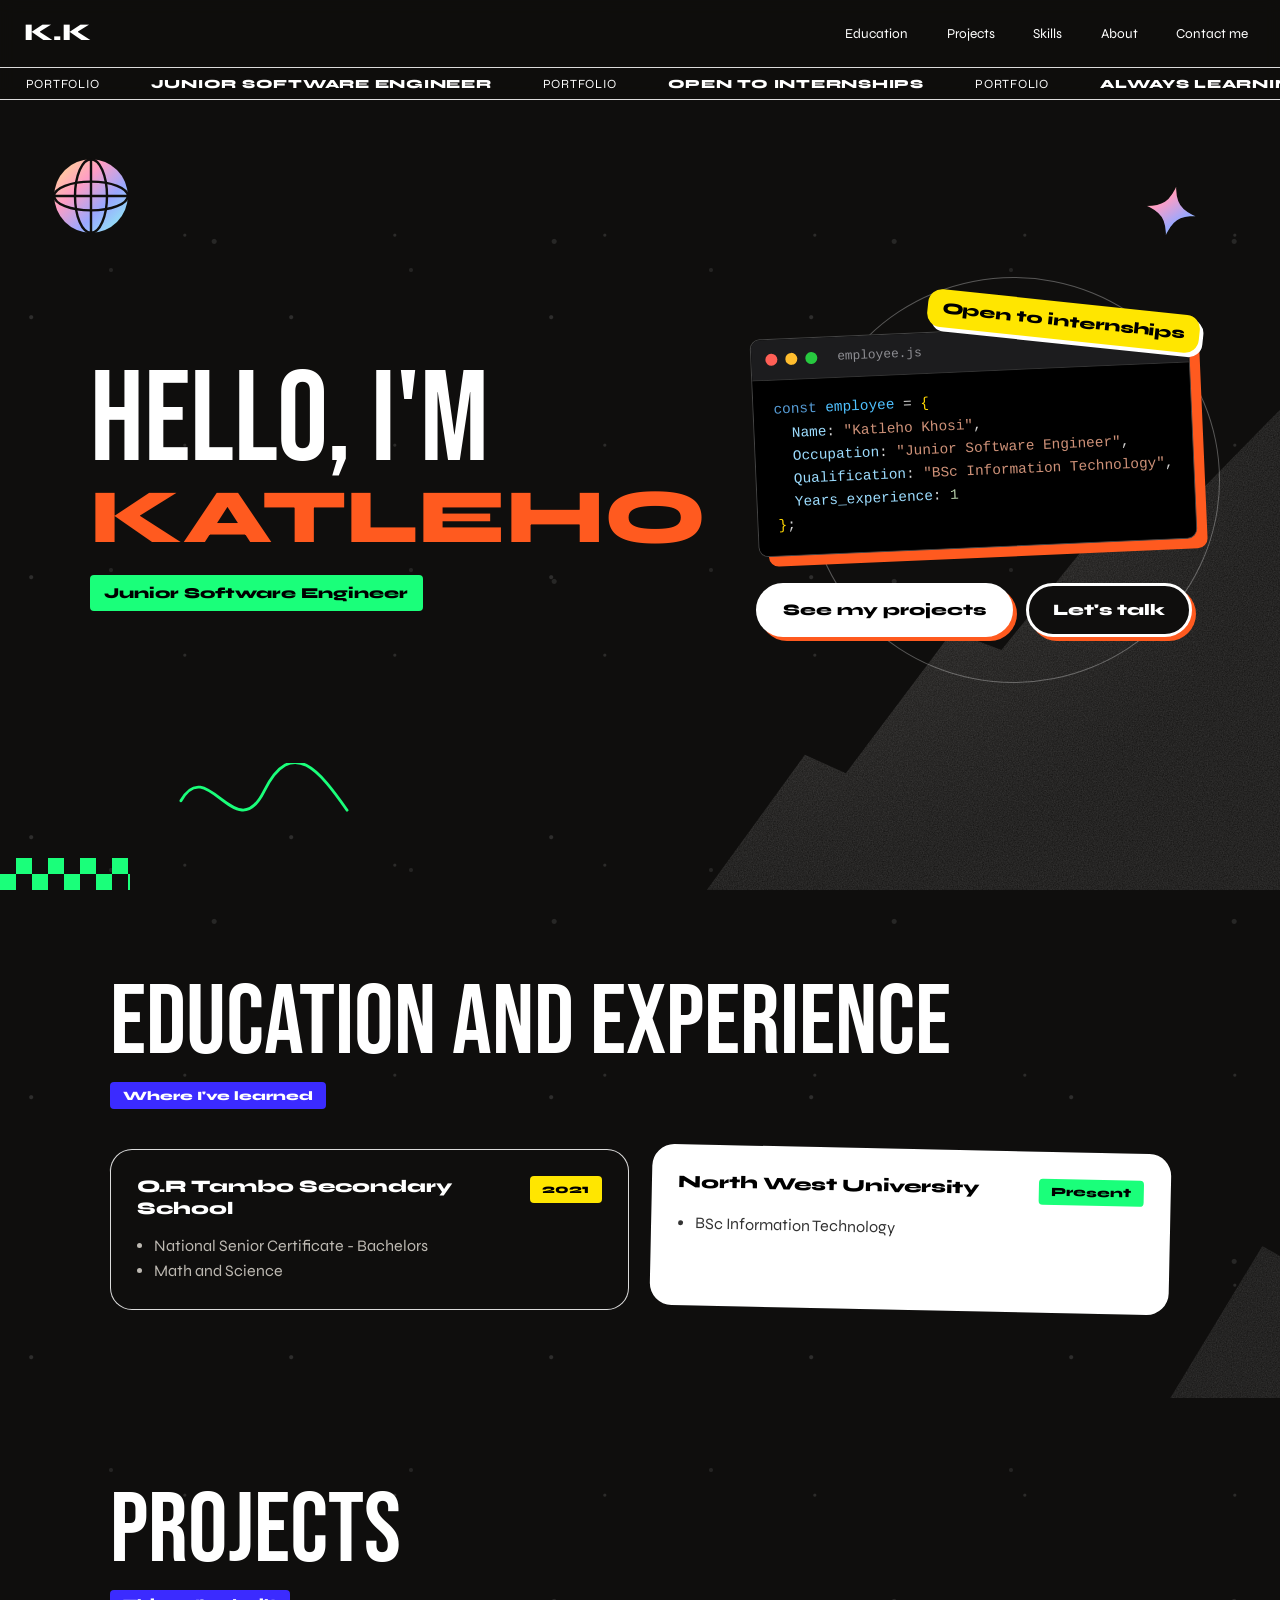
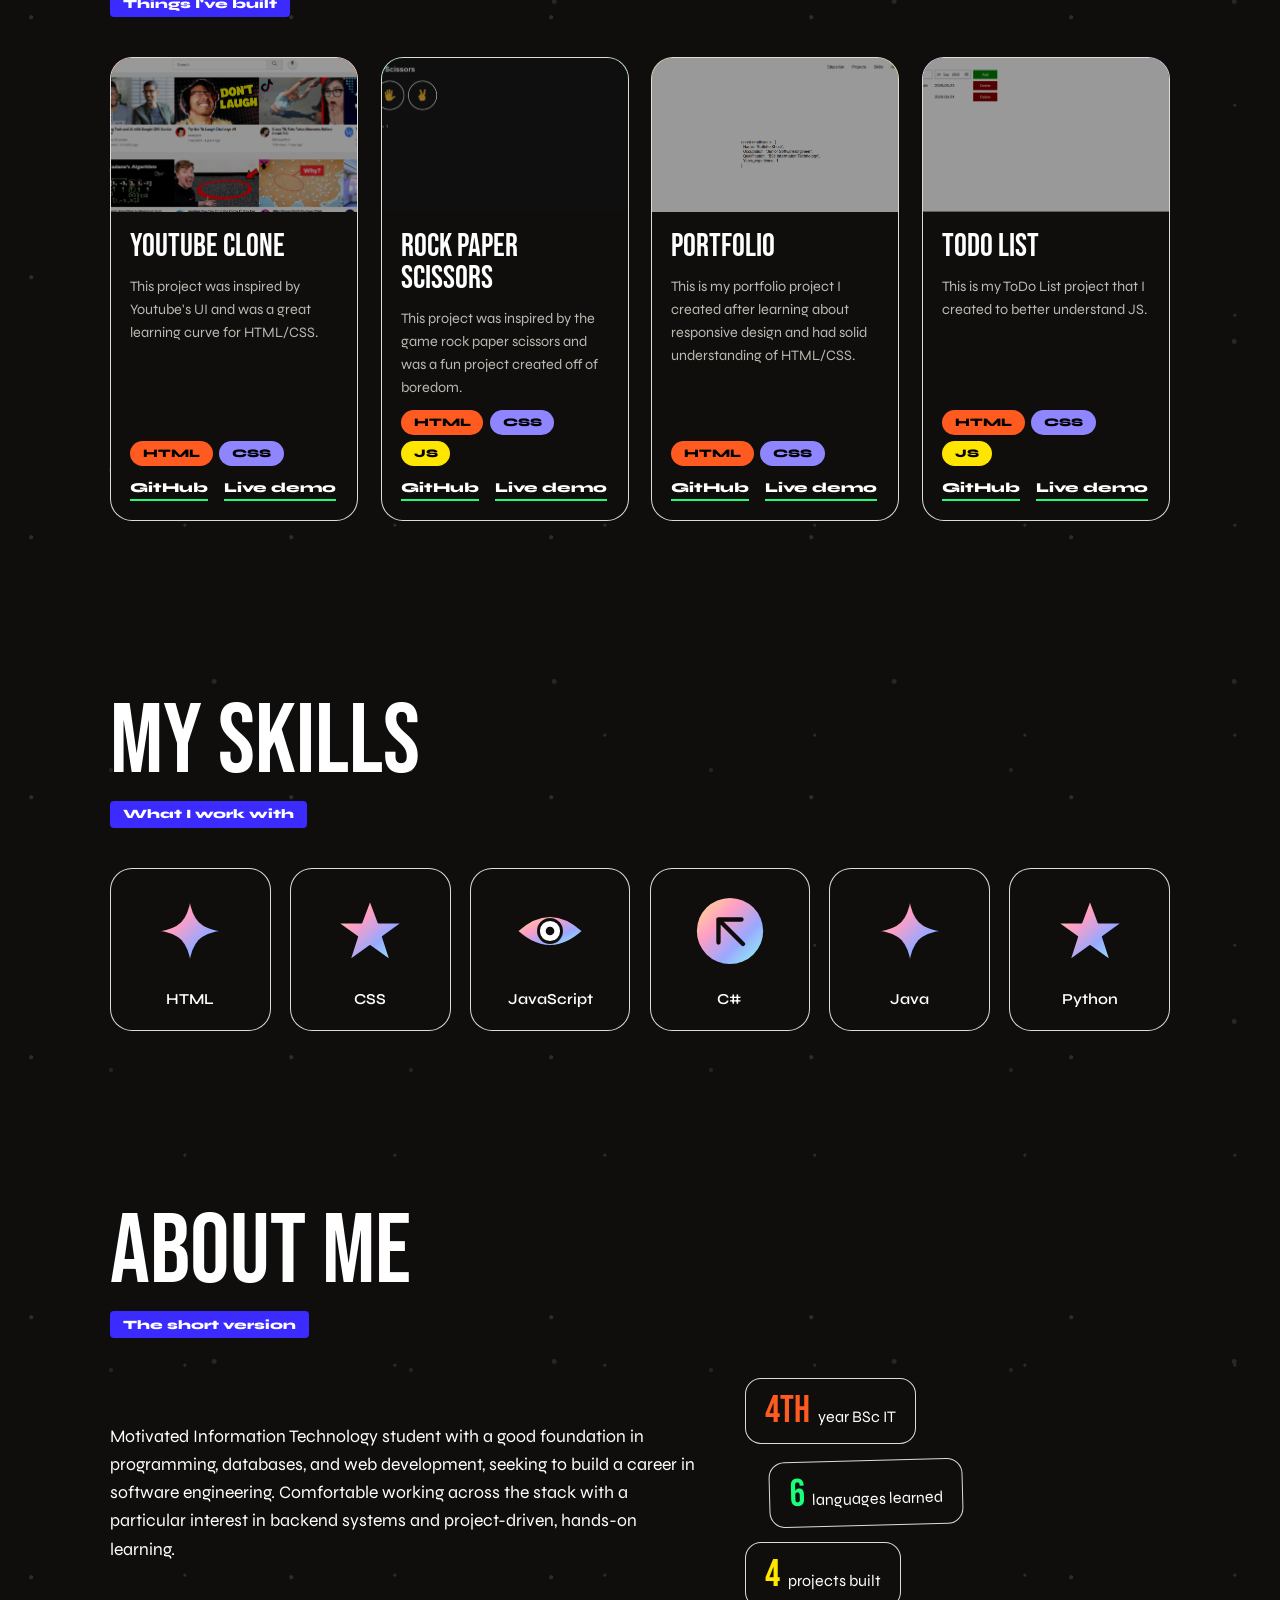
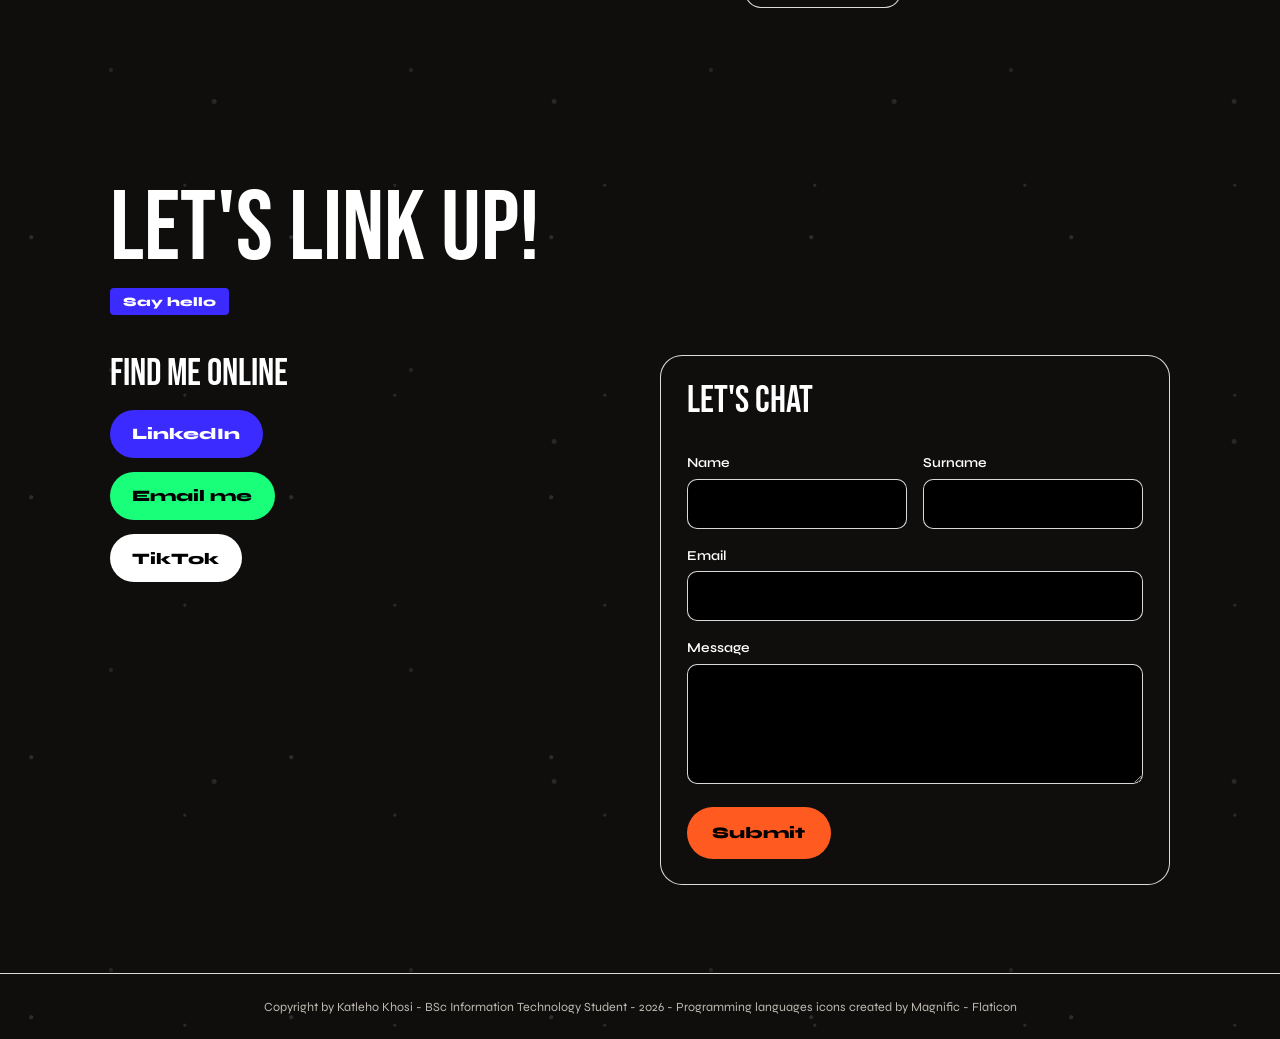
<file: index.html>
<!DOCTYPE html>
<html lang="en">
<head>
  <meta charset="UTF-8">
  <meta name="viewport" content="width=device-width, initial-scale=1.0">
  <title>Katleho Khosi | Portfolio</title>

  <!-- Fav icon -->
  <link rel="icon" type="image/png" href="icons/circled_k.png">

  <!-- Fonts: Bebas Neue (headings) + Syne (everything else) -->
  <link rel="preconnect" href="https://fonts.googleapis.com">
  <link rel="preconnect" href="https://fonts.gstatic.com" crossorigin>
  <link href="https://fonts.googleapis.com/css2?family=Bebas+Neue&family=Syne:wght@400;600;800&display=swap" rel="stylesheet">

  <!-- CSS parts (keep 01-global first) -->
  <link rel="stylesheet" href="Styles/01-global.css">
  <link rel="stylesheet" href="Styles/02-header.css">
  <link rel="stylesheet" href="Styles/03-hero.css">
  <link rel="stylesheet" href="Styles/04-education.css">
  <link rel="stylesheet" href="Styles/05-projects.css">
  <link rel="stylesheet" href="Styles/06-skills.css">
  <link rel="stylesheet" href="Styles/07-about.css">
  <link rel="stylesheet" href="Styles/08-contact.css">
  <link rel="stylesheet" href="Styles/09-footer.css">
</head>
<body>

  <!-- Hidden SVG: holographic gradient + sparkle used by the hero stickers -->
  <svg class="def" aria-hidden="true" focusable="false">
    <defs>
      <linearGradient id="holo" x1="0" y1="0" x2="1" y2="1">
        <stop offset="0" stop-color="#ffe08a"/><stop offset=".35" stop-color="#ff9ec4"/>
        <stop offset=".65" stop-color="#9aa8ff"/><stop offset="1" stop-color="#8ffcf0"/>
      </linearGradient>
      <symbol id="i-spark" viewBox="0 0 100 100"><path d="M50 4C55 35 65 45 96 50 65 55 55 65 50 96 45 65 35 55 4 50 35 45 45 35 50 4Z" fill="url(#holo)" stroke="#0f0e0d" stroke-width="3"/></symbol>
      <symbol id="i-star" viewBox="0 0 100 100"><path d="M50 6 62 38 96 38 68 58 79 92 50 71 21 92 32 58 4 38 38 38Z" fill="url(#holo)" stroke="#0f0e0d" stroke-width="3" stroke-linejoin="round"/></symbol>
      <symbol id="i-eye" viewBox="0 0 100 100"><path d="M4 50Q50 8 96 50 50 92 4 50Z" fill="url(#holo)" stroke="#0f0e0d" stroke-width="3"/><circle cx="50" cy="50" r="16" fill="#fff" stroke="#0f0e0d" stroke-width="4"/><circle cx="50" cy="50" r="6" fill="#0f0e0d"/></symbol>
      <symbol id="i-arrow" viewBox="0 0 100 100"><circle cx="50" cy="50" r="46" fill="url(#holo)"/><path d="M34 34 66 34M34 34 34 66M34 34 68 68" stroke="#0f0e0d" stroke-width="6" stroke-linecap="round" fill="none"/></symbol>
    </defs>
  </svg>

  <header>
    <nav aria-label="Main">
      <a class="logo" href="#top">K.K</a>
      <ul>
        <li><a href="#education">Education</a></li>
        <li><a href="#project">Projects</a></li>
        <li><a href="#skill">Skills</a></li>
        <li><a href="#about">About</a></li>
        <li><a href="#contact">Contact me</a></li>
      </ul>
    </nav>

    <!-- Scrolling ticker: edit the words in BOTH .grp groups so they stay identical -->
    <div class="ticker" aria-hidden="true">
      <div class="track">
        <div class="grp"><span>Portfolio</span><span>Junior software engineer</span><span>Portfolio</span><span>Open to internships</span><span>Portfolio</span><span>Always learning</span></div>
        <div class="grp"><span>Portfolio</span><span>Junior software engineer</span><span>Portfolio</span><span>Open to internships</span><span>Portfolio</span><span>Always learning</span></div>
      </div>
    </div>
  </header>

  <main id="top">

    <!-- Landing / hero -->
    <div class="hero">
      <div class="deco paper" aria-hidden="true"></div>
      <svg class="deco globe" viewBox="0 0 100 100" aria-hidden="true"><circle cx="50" cy="50" r="46" fill="url(#holo)"/><g fill="none" stroke="#0f0e0d" stroke-width="3"><ellipse cx="50" cy="50" rx="20" ry="46"/><ellipse cx="50" cy="50" rx="46" ry="18"/><path d="M50 4V96M4 50H96"/></g></svg>
      <svg class="deco spark" viewBox="0 0 100 100" aria-hidden="true"><use href="#i-spark"/></svg>
      <svg class="deco squig-g" viewBox="0 0 180 60" aria-hidden="true"><path d="M2 40C30-10 60 90 90 30S150 10 178 50" stroke="#1aff7a" stroke-width="3" fill="none" stroke-linecap="round"/></svg>
      <div class="deco checker" aria-hidden="true"></div>

      <div class="hero-inner">
        <div>
          <h1><span class="d">Hello, I'm</span><span class="w">Katleho</span></h1>
          <span class="chip role">Junior Software Engineer</span>
        </div>

        <div class="art">
          <span class="sticker">Open to internships</span>

          <div class="mac-window">
            <div class="mac-titlebar">
              <span class="dot red"></span>
              <span class="dot yellow"></span>
              <span class="dot green"></span>
              <span class="filename">employee.js</span>
            </div>
<pre class="code"><span class="keyword">const</span> <span class="variable">employee</span> = <span class="bracket">{</span>
  <span class="property">Name</span>: <span class="value string">"Katleho Khosi"</span>,
  <span class="property">Occupation</span>: <span class="value string">"Junior Software Engineer"</span>,
  <span class="property">Qualification</span>: <span class="value string">"BSc Information Technology"</span>,
  <span class="property">Years_experience</span>: <span class="value number">1</span>
<span class="bracket">}</span>;
</pre>
          </div>

          <div class="btns">
            <a class="btn solid" href="#project">See my projects</a>
            <a class="btn" href="#contact">Let's talk</a>
          </div>
        </div>
      </div>
    </div>

    <!-- Education -->
    <section id="education">
      <div class="torn" aria-hidden="true"></div>
      <div class="sec-head">
        <h2>Education and Experience</h2>
        <span class="chip">Where I've learned</span>
      </div>

      <div class="edu-grid">
        <article class="edu">
          <div class="row">
            <h3>O.R Tambo Secondary School</h3>
            <span class="chip">2021</span>
          </div>
          <ul>
            <li>National Senior Certificate - Bachelors</li>
            <li>Math and Science</li>
          </ul>
        </article>

        <article class="edu now">
          <div class="row">
            <h3>North West University</h3>
            <span class="chip">Present</span>
          </div>
          <ul>
            <li>BSc Information Technology</li>
          </ul>
        </article>
      </div>
    </section>

    <!-- Projects -->
    <section id="project">
      <div class="sec-head">
        <h2>Projects</h2>
        <span class="chip">Things I've built</span>
      </div>

      <div class="proj-grid">
        <article class="proj">
          <div class="thumb">
            <img src="Images/youtube-clone.png" alt="Youtube Clone screenshot">
          </div>
          <div class="proj-body">
            <h3>Youtube Clone</h3>
            <p>This project was inspired by Youtube's UI and was a great learning curve for HTML/CSS.</p>
            <div class="tags">
              <span class="chip h">HTML</span>
              <span class="chip c">CSS</span>
            </div>
            <div class="links">
              <a href="https://github.com/KaelibDaGent/YouTube-Clone">GitHub</a>
              <a href="https://kaelibdagent.github.io/YouTube-Clone/">Live demo</a>
            </div>
          </div>
        </article>

        <article class="proj">
          <div class="thumb">
            <img src="Images/rock-paper-scissors.png" alt="Rock Paper Scissors screenshot">
          </div>
          <div class="proj-body">
            <h3>Rock Paper Scissors</h3>
            <p>This project was inspired by the game rock paper scissors and was a fun project created off of boredom.</p>
            <div class="tags">
              <span class="chip h">HTML</span>
              <span class="chip c">CSS</span>
              <span class="chip j">JS</span>
            </div>
            <div class="links">
              <a href="https://github.com/KaelibDaGent/Rock-Paper-Scissors-Game">GitHub</a>
              <a href="https://kaelibdagent.github.io/Rock-Paper-Scissors-Game/">Live demo</a>
            </div>
          </div>
        </article>

        <article class="proj">
          <div class="thumb">
            <img src="Images/portfolio.png" alt="Portfolio screenshot">
          </div>
          <div class="proj-body">
            <h3>Portfolio</h3>
            <p>This is my portfolio project I created after learning about responsive design and had solid understanding of HTML/CSS.</p>
            <div class="tags">
              <span class="chip h">HTML</span>
              <span class="chip c">CSS</span>
            </div>
            <div class="links">
              <a href="https://github.com/KaelibDaGent/Portfolio">GitHub</a>
              <a href="https://katlehokhosi.netlify.app/">Live demo</a>
            </div>
          </div>
        </article>

        <article class="proj">
          <div class="thumb">
            <img src="Images/todolist.png" alt="ToDo List screenshot">
          </div>
          <div class="proj-body">
            <h3>ToDo List</h3>
            <p>This is my ToDo List project that I created to better understand JS.</p>
            <div class="tags">
              <span class="chip h">HTML</span>
              <span class="chip c">CSS</span>
              <span class="chip j">JS</span>
            </div>
            <div class="links">
              <a href="#">GitHub</a>
              <a href="#">Live demo</a>
            </div>
          </div>
        </article>
      </div>
    </section>

    <!-- Skills -->
    <section id="skill">
      <div class="sec-head">
        <h2>My Skills</h2>
        <span class="chip">What I work with</span>
      </div>

      <div class="skill-grid">
        <div class="skill"><svg aria-hidden="true"><use href="#i-spark"/></svg><span>HTML</span></div>
        <div class="skill"><svg aria-hidden="true"><use href="#i-star"/></svg><span>CSS</span></div>
        <div class="skill"><svg aria-hidden="true"><use href="#i-eye"/></svg><span>JavaScript</span></div>
        <div class="skill"><svg aria-hidden="true"><use href="#i-arrow"/></svg><span>C#</span></div>
        <div class="skill"><svg aria-hidden="true"><use href="#i-spark"/></svg><span>Java</span></div>
        <div class="skill"><svg aria-hidden="true"><use href="#i-star"/></svg><span>Python</span></div>
      </div>
    </section>

    <!-- About -->
    <section id="about">
      <div class="sec-head">
        <h2>About Me</h2>
        <span class="chip">The short version</span>
      </div>

      <div class="about">
        <p>
          Motivated Information Technology student with a good foundation in programming, databases, and web development, seeking to build a career in software engineering. Comfortable working across the stack with a particular interest in backend systems and project-driven, hands-on learning.
        </p>
        <div class="facts">
          <div class="fact"><b>4th</b>year BSc IT</div>
          <div class="fact"><b>6</b>languages learned</div>
          <div class="fact"><b>4</b>projects built</div>
        </div>
      </div>
    </section>

    <!-- Contact -->
    <section id="contact">
      <div class="sec-head">
        <h2>Let's Link Up!</h2>
        <span class="chip">Say hello</span>
      </div>

      <div class="contact">
        <div>
          <h3>Find me online</h3>
          <div class="socials">
            <a class="social" style="background:var(--blue);color:#fff" href="https://www.linkedin.com/in/katleho-khosi-77511425b/">LinkedIn</a>
            <a class="social" style="background:var(--green)" href="mailto:katleho_khosi@outlook.com">Email me</a>
            <a class="social" style="background:#fff" href="https://www.tiktok.com/@kaelib_da_gent2?lang=en">TikTok</a>
          </div>
        </div>

        <form action="#" method="post">
          <h3>Let's Chat</h3>
          <div class="pair">
            <div>
              <label for="name">Name</label>
              <input id="name" name="name" type="text" autocomplete="given-name" required>
            </div>
            <div>
              <label for="surname">Surname</label>
              <input id="surname" name="surname" type="text" autocomplete="family-name" required>
            </div>
          </div>
          <div>
            <label for="email">Email</label>
            <input id="email" name="email" type="email" autocomplete="email" required>
          </div>
          <div>
            <label for="msg">Message</label>
            <textarea id="msg" name="message" required></textarea>
          </div>
          <button type="submit">Submit</button>
        </form>
      </div>
    </section>

  </main>

  <footer>
    Copyright by Katleho Khosi - BSc Information Technology Student - 2026 -
    <a href="https://www.flaticon.com/free-icons/programming-languages" title="icons">Programming languages icons created by Magnific - Flaticon</a>
  </footer>

</body>
</html>
</file>
<file: Styles/01-global.css>
/* ============================================================
   1. GLOBAL
   Variables, reset, body, shared classes (.d, .chip) and section heading styles.
   Everything else depends on this part, so keep it at the top.
   ============================================================ */
:root{
  --bg:#0f0e0d; --ink:#fff; --mute:#bdb9b2;
  --orange:#ff5a1f; --green:#1aff7a; --yellow:#ffe600; --blue:#3b2bff;
  --line:rgba(255,255,255,.85);
  --display:'Bebas Neue',Impact,sans-serif;
  --wide:'Syne','Arial Black',sans-serif;
  --grain:url("data:image/svg+xml,%3Csvg xmlns='http://www.w3.org/2000/svg' width='300' height='300'%3E%3Cfilter id='n'%3E%3CfeTurbulence type='fractalNoise' baseFrequency='.8' numOctaves='3' stitchTiles='stitch'/%3E%3CfeColorMatrix values='0 0 0 0 1 0 0 0 0 1 0 0 0 0 1 0 0 0 .14 0'/%3E%3C/filter%3E%3Crect width='100%25' height='100%25' filter='url(%23n)'/%3E%3C/svg%3E");
}
*{box-sizing:border-box;margin:0;padding:0}
html{scroll-behavior:smooth}
body{
  font-family:var(--wide);color:var(--ink);line-height:1.6;
  background:
    radial-gradient(circle at 12% 22%,rgba(255,255,255,.13) 1.5px,transparent 2.5px),
    radial-gradient(circle at 63% 71%,rgba(255,255,255,.1) 2px,transparent 3px),
    radial-gradient(circle at 88% 12%,rgba(255,255,255,.12) 1px,transparent 2px),
    radial-gradient(circle at 37% 90%,rgba(255,255,255,.09) 1.5px,transparent 2.5px),
    var(--bg);
  background-size:260px 260px,340px 340px,210px 210px,300px 300px,auto;
  overflow-x:hidden;
}
a{color:inherit;text-decoration:none}
a:focus-visible,input:focus-visible,textarea:focus-visible{outline:3px solid var(--green);outline-offset:3px}
svg.def{position:absolute;width:0;height:0}

.d{font-family:var(--display);font-weight:400;line-height:.9;text-transform:uppercase}
.chip{display:inline-block;padding:.2rem .8rem;font-weight:800;font-size:.8rem;border-radius:4px}

section{position:relative;max-width:1100px;margin:0 auto;padding:5.5rem 1.25rem;scroll-margin-top:100px}
.sec-head{margin-bottom:2.5rem}
.sec-head h2{font-family:var(--display);font-weight:400;text-transform:uppercase;line-height:.92;font-size:clamp(3.2rem,9vw,6.2rem)}
.sec-head .chip{margin-top:.8rem;background:var(--blue);color:#fff}

@media (prefers-reduced-motion:reduce){
  html{scroll-behavior:auto}
  .track{animation:none}
  *{transition:none!important}
}
</file>
<file: Styles/02-header.css>
/* ============================================================
   2. HEADER
   Sticky nav + scrolling ticker (marquee). HTML: <header> > <nav> and .ticker
   ============================================================ */
header{position:sticky;top:0;z-index:50;background:rgba(15,14,13,.92);backdrop-filter:blur(8px)}
nav{display:flex;flex-wrap:wrap;align-items:center;justify-content:space-between;gap:.75rem 1.5rem;padding:.9rem 1.5rem}
.logo{font-weight:800;font-size:1.5rem}
nav ul{display:flex;flex-wrap:wrap;gap:.4rem 1.4rem;list-style:none;font-size:.85rem}
nav ul a{padding:.2rem .5rem;border-radius:4px}
nav ul a:hover{background:var(--green);color:#000; transition: 0.5s;}
.ticker{overflow:hidden;border-top:1px solid var(--line);border-bottom:1px solid var(--line)}
.track{display:flex;width:max-content;animation:slide 32s linear infinite}
.grp{display:flex;flex-shrink:0}
.grp span{padding:.35rem 1.6rem;font-size:.78rem;text-transform:uppercase;letter-spacing:.06em;white-space:nowrap}
.grp span:nth-child(even){font-weight:800}
@keyframes slide{to{transform:translateX(-50%)}}
</file>
<file: Styles/03-hero.css>
/* ============================================================
   3. HERO / LANDING
   Split layout, Mac editor window, buttons, sticker and background decorations.
   HTML: .hero > .deco elements + .hero-inner
   ============================================================ */
.hero{position:relative;overflow:hidden;min-height:calc(100vh - 110px);display:flex;align-items:center;padding:4rem 1.25rem 5rem}
.hero-inner{position:relative;z-index:2;width:100%;max-width:1100px;margin:0 auto;display:grid;grid-template-columns:1.1fr 1fr;gap:3rem;align-items:center}
.hero h1{display:flex;flex-direction:column;align-items:flex-start}
.hero h1 .d{font-size:clamp(4rem,10.5vw,8rem)}
.hero h1 .w{font-weight:800;font-size:clamp(2.4rem,7vw,4.8rem);line-height:1;color:var(--orange);text-transform:uppercase}
.btns{display:flex;flex-wrap:wrap;gap:.8rem}
.art .btns{position:relative;z-index:2;justify-content:center;margin-top:2.2rem}
.role{background:var(--green);color:#000;font-size:.95rem;padding:.35rem .9rem;margin-top:1.2rem}
.btn{display:inline-block;padding:.7rem 1.5rem;border-radius:999px;font-weight:800;font-size:1rem;border:3px solid #fff;background:var(--bg);color:#fff;box-shadow:4px 4px 0 var(--orange);transition:transform .12s,box-shadow .12s}
.btn.solid{background:#fff;color:#000}
.btn:hover{transform:translate(3px,3px);box-shadow:1px 1px 0 var(--orange)}
.art{position:relative;padding:1.5rem 0 2rem}
.art::before{content:"";position:absolute;inset:-8% -6% -4% 12%;border-radius:50%;border:1.5px solid rgba(255,255,255,.3);z-index:0}
.sticker{position:absolute;z-index:3;right:-6px;top:-4px;transform:rotate(6deg);background:var(--yellow);color:#000;border-radius:14px;padding:.4rem .9rem;font-weight:800;box-shadow:4px 4px 0 #fff}

/* mac window (kept from original) */
.mac-window{position:relative;z-index:2;transform:rotate(-2.5deg);background:#000;border-radius:10px;overflow:hidden;box-shadow:10px 10px 0 var(--orange);border:1px solid #444;text-align:left}
.mac-titlebar{display:flex;align-items:center;gap:8px;padding:10px 14px;background:#1c1c1e;border-bottom:1px solid #333}
.dot{width:12px;height:12px;border-radius:50%;display:inline-block}
.dot.red{background:#ff5f56}.dot.yellow{background:#ffbd2e}.dot.green{background:#27c93f}
.filename{margin-left:12px;font-size:.8rem;color:#8e8e93;font-family:"SF Mono",Menlo,Consolas,monospace}
.code{margin:0;padding:18px 20px;background:#000;color:#d4d4d4;font-family:"Fira Code","SF Mono",Menlo,Consolas,monospace;font-size:.9rem;line-height:1.6;overflow-x:auto}
.keyword{color:#569cd6}.variable{color:#4fc1ff}.bracket{color:#ffd700}.property{color:#9cdcfe}
.value.string{color:#ce9178}.value.number{color:#b5cea8}

.deco{position:absolute;z-index:1;pointer-events:none}
.paper{right:0;bottom:0;width:64%;height:78%;background:var(--grain),radial-gradient(ellipse at 30% 30%,#2a2826,#151413 70%);
  clip-path:polygon(30% 100%,42% 78%,47% 81%,60% 58%,66% 61%,80% 38%,86% 41%,100% 22%,100% 100%)}
.globe{top:7%;left:4%;width:80px}
.spark{top:10%;right:6%;width:64px;transform:rotate(12deg)}
.squig-g{bottom:9%;left:14%;width:170px}
.checker{left:0;bottom:0;width:130px;height:32px;background:repeating-conic-gradient(var(--green) 0 25%,transparent 0 50%) 0 0/32px 32px;z-index:3}
</file>
<file: Styles/04-education.css>
/* ============================================================
   4. EDUCATION
   HTML: <section id="education">
   ============================================================ */
.torn{position:absolute;inset:0 -50vw 0 auto;width:60%;z-index:-1;background:var(--grain),#181716;opacity:.9;
  clip-path:polygon(0 100%,14% 70%,18% 73%,40% 40%,46% 44%,70% 12%,76% 15%,100% 0,100% 100%)}
.edu-grid{display:grid;grid-template-columns:repeat(auto-fit,minmax(280px,1fr));gap:1.4rem}
.edu{border:1px solid var(--line);border-radius:22px;padding:1.6rem;background:var(--bg)}
.edu .row{display:flex;justify-content:space-between;align-items:flex-start;gap:1rem;margin-bottom:.8rem}
.edu h3{font-size:1.1rem;font-weight:800;line-height:1.25}
.edu ul{padding-left:1.1rem;color:var(--mute)}
.edu .chip{background:var(--yellow);color:#000;flex-shrink:0}
.edu.now{background:#fff;color:#000;transform:rotate(1.2deg)}
.edu.now ul{color:#333}
.edu.now .chip{background:var(--green)}
</file>
<file: Styles/05-projects.css>
/* ============================================================
   5. PROJECTS
   HTML: <section id="projects">
   ============================================================ */
.proj-grid{display:grid;grid-template-columns:repeat(auto-fit,minmax(240px,1fr));gap:1.4rem}
.proj{display:flex;flex-direction:column;border:1px solid var(--line);border-radius:22px;overflow:hidden;background:var(--bg);transition:transform .2s,border-color .2s}
.proj:hover{transform:translateY(-6px) rotate(-.8deg);border-color:var(--green)}
.thumb{aspect-ratio:16/10;display:grid;place-items:center;font-family:var(--display);font-size:3rem;color:#000;background:var(--grain),var(--c)}
.thumb img{width:100%;height:100%;object-fit:cover}
.thumb img{filter:brightness(.6)}
.proj:nth-child(1){--c:var(--orange)}.proj:nth-child(2){--c:var(--green)}.proj:nth-child(3){--c:var(--yellow)}.proj:nth-child(4){--c:#8f86ff}
.proj-body{padding:1.2rem;display:flex;flex-direction:column;gap:.7rem;flex:1}
.proj h3{font-family:var(--display);font-weight:400;font-size:2rem;line-height:1;text-transform:uppercase}
.proj p{color:var(--mute);font-size:.9rem;flex:1}
.tags{display:flex;flex-wrap:wrap;gap:.4rem}
.tags .chip{border-radius:999px;font-size:.72rem;color:#000}
.h{background:var(--orange)}.c{background:#8f86ff}.j{background:var(--yellow)}
.links{display:flex;gap:1rem;font-weight:800;font-size:.85rem}
.links a{border-bottom:2px solid var(--green)}
.links a:hover{background:var(--green);color:#000}
</file>
<file: Styles/06-skills.css>
/* ============================================================
   6. SKILLS
   HTML: <section id="skills">
   ============================================================ */
.skill-grid{display:grid;grid-template-columns:repeat(auto-fit,minmax(150px,1fr));gap:1.2rem}
.skill{border:1px solid var(--line);border-radius:22px;padding:1.6rem 1rem 1.2rem;text-align:center;background:var(--bg);transition:background .2s,color .2s,transform .2s}
.skill svg{width:72px;height:72px;margin-bottom:.8rem}
.skill span{display:block;font-weight:600;font-size:.95rem}
.skill:hover{background:#fff;color:#000;transform:translateY(-4px)}
</file>
<file: Styles/07-about.css>
/* ============================================================
   7. ABOUT
   HTML: <section id="about">
   ============================================================ */
.about{display:grid;grid-template-columns:1.4fr 1fr;gap:2.5rem;align-items:center}
.about p{font-size:1.1rem;max-width:60ch}
.facts{display:flex;flex-direction:column;gap:1rem;align-items:flex-start}
.fact{border:1px solid var(--line);border-radius:16px;padding:.8rem 1.2rem;background:var(--bg)}
.fact b{font-family:var(--display);font-weight:400;font-size:2.4rem;line-height:1;margin-right:.5rem;color:var(--orange)}
.fact:nth-child(2){margin-left:1.5rem;transform:rotate(-1.5deg)}
.fact:nth-child(2) b{color:var(--green)}
.fact:nth-child(3) b{color:var(--yellow)}
</file>
<file: Styles/08-contact.css>
/* ============================================================
   8. CONTACT (links + form)
   HTML: <section id="contact">
   ============================================================ */
.contact{display:grid;grid-template-columns:1fr 1fr;gap:2.5rem;align-items:start}
.contact h3{font-family:var(--display);font-weight:400;font-size:2.4rem;line-height:1;text-transform:uppercase;margin-bottom:1rem}
.socials{display:flex;flex-direction:column;gap:.9rem;align-items:flex-start}
.social{padding:.7rem 1.4rem;border-radius:999px;font-weight:800;color:#000;transition:transform .15s}
.social:hover{transform:rotate(-2deg) scale(1.04)}
form{border:1px solid var(--line);border-radius:22px;padding:1.6rem;display:grid;gap:1rem;background:var(--bg)}
.pair{display:grid;grid-template-columns:1fr 1fr;gap:1rem}
label{display:block;font-size:.85rem;font-weight:600;margin-bottom:.3rem}
input,textarea{width:100%;background:#000;color:#fff;border:1px solid var(--line);border-radius:10px;padding:.7rem .8rem;font:inherit}
textarea{min-height:120px;resize:vertical}
button{font:inherit;font-weight:800;background:var(--orange);color:#000;border:0;border-radius:999px;padding:.8rem 1.6rem;cursor:pointer;justify-self:start;transition:transform .15s}
button:hover{transform:translateY(-3px)}
</file>
<file: Styles/09-footer.css>
/* ============================================================
   9. FOOTER
   ============================================================ */
footer{border-top:1px solid var(--line);padding:1.4rem 1.25rem;text-align:center;font-size:.78rem;color:var(--mute)}
</file>
